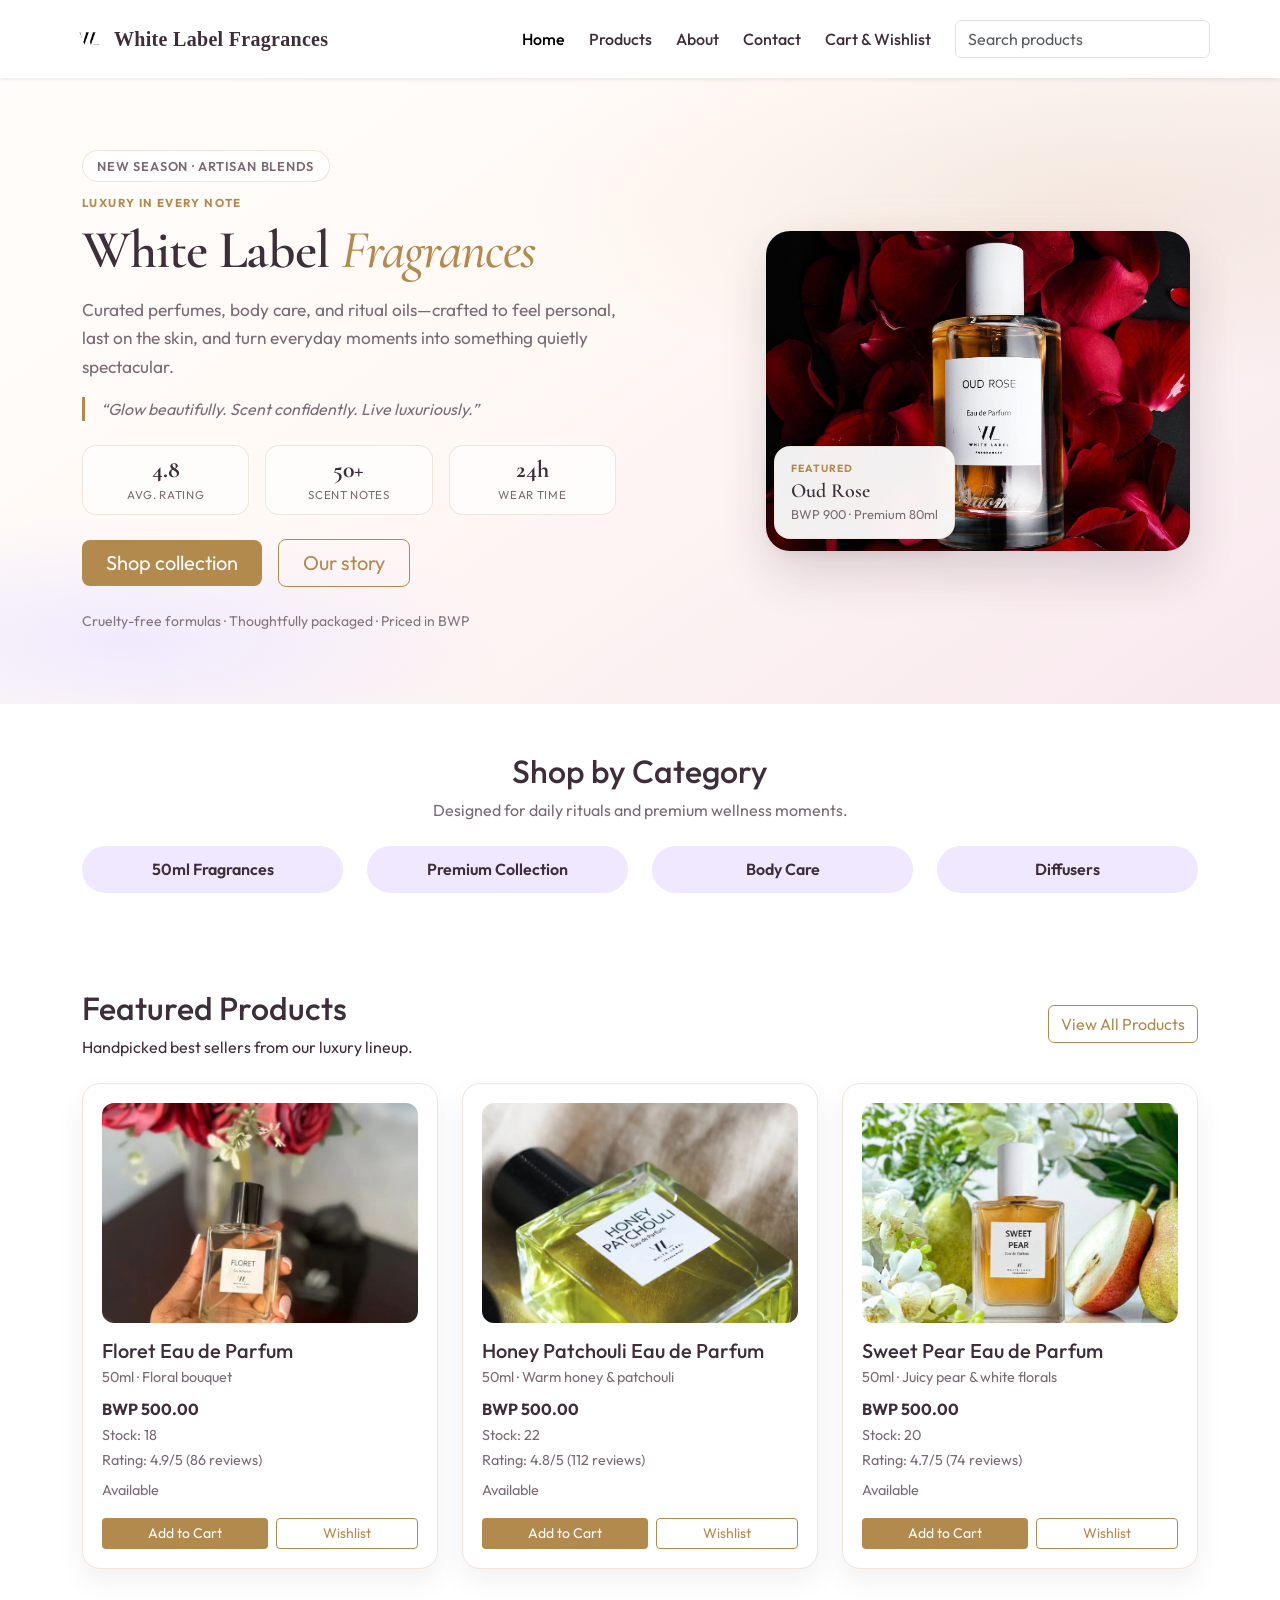
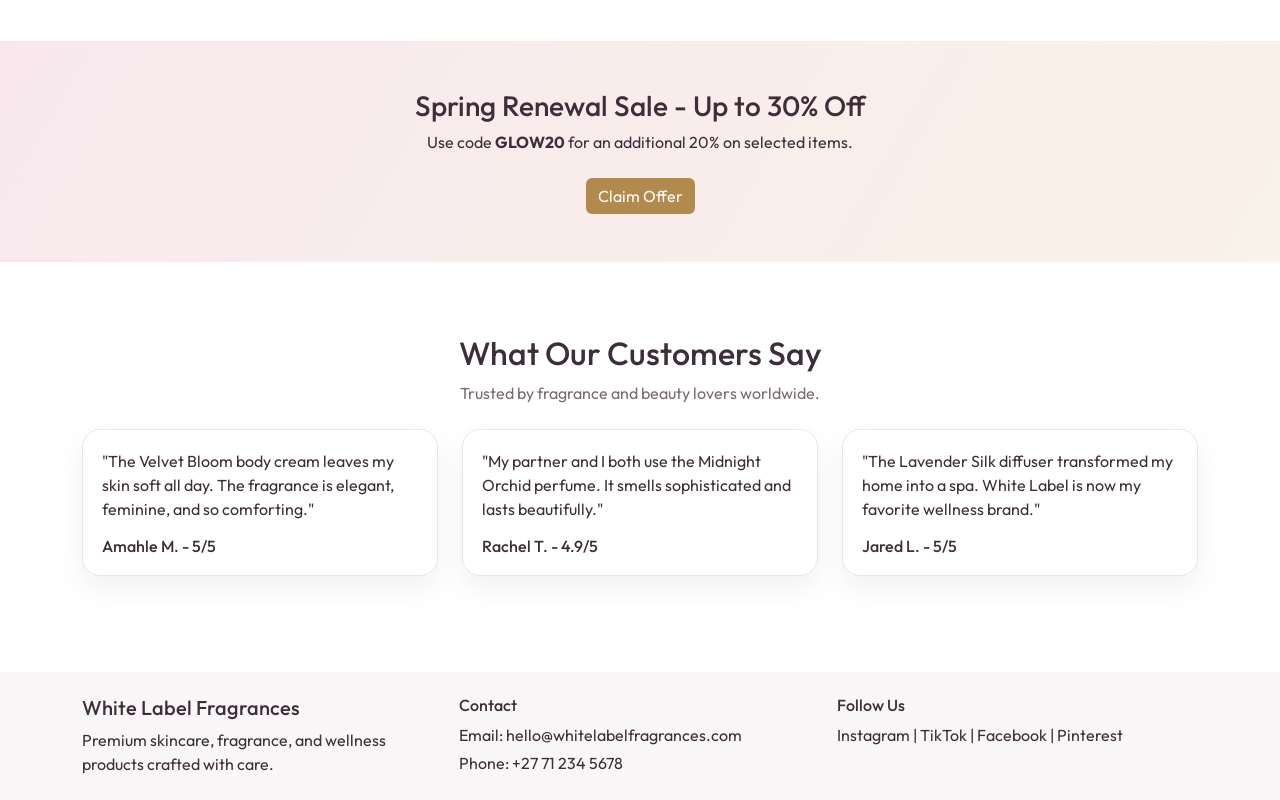
<file: index.html>
<!DOCTYPE html>
<html lang="en">
  <head>
    <meta charset="UTF-8" />
    <meta name="viewport" content="width=device-width, initial-scale=1.0" />
    <meta
      name="description"
      content="White Label Fragrances luxury skincare and fragrance e-commerce store"
    />
    <title>White Label Fragrances | Home</title>
    <link
      href="https://cdn.jsdelivr.net/npm/bootstrap@5.3.3/dist/css/bootstrap.min.css"
      rel="stylesheet"
      integrity="sha384-QWTKZyjpPEjISv5WaRU9OFeRpok6YctnYmDr5pNlyT2bRjXh0JMhjY6hW+ALEwIH"
      crossorigin="anonymous"
    />
    <link rel="preconnect" href="https://fonts.googleapis.com" />
    <link rel="preconnect" href="https://fonts.gstatic.com" crossorigin />
    <link
      href="https://fonts.googleapis.com/css2?family=Cormorant+Garamond:ital,wght@0,500;0,600;0,700;1,500&family=Outfit:wght@400;500;600&display=swap"
      rel="stylesheet"
    />
    <link rel="stylesheet" href="assets/css/styles.css" />
  </head>
  <body>
    <header class="sticky-top bg-white shadow-sm">
      <nav class="navbar navbar-expand-lg container py-3" aria-label="Main navigation">
        <a class="navbar-brand brand-logo" href="index.html"><img src="PICS/LOGO.jpeg" alt="" class="brand-logo-img" width="36" height="36" />White Label Fragrances</a>
        <button
          class="navbar-toggler"
          type="button"
          data-bs-toggle="collapse"
          data-bs-target="#mainNav"
          aria-controls="mainNav"
          aria-expanded="false"
          aria-label="Toggle navigation"
        >
          <span class="navbar-toggler-icon"></span>
        </button>

        <div class="collapse navbar-collapse" id="mainNav">
          <ul class="navbar-nav ms-auto me-lg-3 gap-lg-2">
            <li class="nav-item"><a class="nav-link active" href="index.html">Home</a></li>
            <li class="nav-item"><a class="nav-link" href="products.html">Products</a></li>
            <li class="nav-item"><a class="nav-link" href="about.html">About</a></li>
            <li class="nav-item"><a class="nav-link" href="contact.html">Contact</a></li>
            <li class="nav-item"><a class="nav-link" href="cart.html">Cart & Wishlist</a></li>
          </ul>
          <form class="d-flex" role="search" aria-label="Site search">
            <input class="form-control" id="globalSearch" type="search" placeholder="Search products" />
          </form>
        </div>
      </nav>
    </header>

    <main>
      <section class="hero-section" aria-labelledby="hero-heading">
        <div class="hero-bg" aria-hidden="true"></div>
        <div class="container hero-inner py-5">
          <div class="row align-items-center g-4 g-lg-5">
            <div class="col-lg-6 hero-copy">
              <span class="hero-eyebrow">New season · Artisan blends</span>
              <p class="text-uppercase hero-tag mb-2">Luxury in every note</p>
              <h1 id="hero-heading" class="hero-title">
                White Label <span class="hero-title-accent">Fragrances</span>
              </h1>
              <p class="hero-lead">
                Curated perfumes, body care, and ritual oils—crafted to feel personal, last on the
                skin, and turn everyday moments into something quietly spectacular.
              </p>
              <blockquote class="motto hero-motto">
                “Glow beautifully. Scent confidently. Live luxuriously.”
              </blockquote>
              <div class="hero-stats row g-3 mb-4" aria-label="Brand highlights">
                <div class="col-4">
                  <div class="hero-stat">
                    <span class="hero-stat-value">4.8</span>
                    <span class="hero-stat-label">Avg. rating</span>
                  </div>
                </div>
                <div class="col-4">
                  <div class="hero-stat">
                    <span class="hero-stat-value">50+</span>
                    <span class="hero-stat-label">Scent notes</span>
                  </div>
                </div>
                <div class="col-4">
                  <div class="hero-stat">
                    <span class="hero-stat-value">24h</span>
                    <span class="hero-stat-label">Wear time</span>
                  </div>
                </div>
              </div>
              <div class="d-flex gap-3 flex-wrap align-items-center justify-content-center justify-content-lg-start">
                <a class="btn btn-brand btn-lg px-4" href="products.html">Shop collection</a>
                <a class="btn btn-outline-brand btn-lg px-4" href="about.html">Our story</a>
              </div>
              <p class="hero-footnote small mt-4 mb-0">Cruelty-free formulas · Thoughtfully packaged · Priced in BWP</p>
            </div>
            <div class="col-lg-6">
              <div class="hero-visual">
                <div class="hero-visual-glow" aria-hidden="true"></div>
                <img
                  src="PICS/products/oud-rose.jpeg"
                  class="hero-image img-fluid"
                  alt="Oud Rose Eau de Parfum by White Label Fragrances"
                  width="800"
                  height="800"
                />
                <div class="hero-badge shadow">
                  <span class="hero-badge-label">Featured</span>
                  <span class="hero-badge-title">Oud Rose</span>
                  <span class="hero-badge-meta">BWP 900 · Premium 80ml</span>
                </div>
              </div>
            </div>
          </div>
        </div>
      </section>

      <section class="container py-5" id="categories">
        <div class="section-heading text-center mb-4">
          <h2>Shop by Category</h2>
          <p>Designed for daily rituals and premium wellness moments.</p>
        </div>
        <div class="row g-4">
          <div class="col-6 col-md-4 col-lg-3"><div class="category-pill">50ml Fragrances</div></div>
          <div class="col-6 col-md-4 col-lg-3"><div class="category-pill">Premium Collection</div></div>
          <div class="col-6 col-md-4 col-lg-3"><div class="category-pill">Body Care</div></div>
          <div class="col-6 col-md-4 col-lg-3"><div class="category-pill">Diffusers</div></div>
        </div>
      </section>

      <section class="container py-5">
        <div class="d-flex justify-content-between align-items-center mb-4 flex-wrap gap-2">
          <div>
            <h2>Featured Products</h2>
            <p class="mb-0">Handpicked best sellers from our luxury lineup.</p>
          </div>
          <a href="products.html" class="btn btn-outline-brand">View All Products</a>
        </div>
        <div class="row g-4" id="featuredProducts"></div>
      </section>

      <section class="promo-banner py-5 my-4">
        <div class="container text-center">
          <h3 class="mb-2">Spring Renewal Sale - Up to 30% Off</h3>
          <p class="mb-4">Use code <strong>GLOW20</strong> for an additional 20% on selected items.</p>
          <a href="products.html" class="btn btn-brand">Claim Offer</a>
        </div>
      </section>

      <section class="container py-5">
        <div class="section-heading text-center mb-4">
          <h2>What Our Customers Say</h2>
          <p>Trusted by fragrance and beauty lovers worldwide.</p>
        </div>
        <div class="row g-4">
          <div class="col-md-4">
            <article class="testimonial-card h-100">
              <p>
                "The Velvet Bloom body cream leaves my skin soft all day. The fragrance is elegant,
                feminine, and so comforting."
              </p>
              <h3 class="h6 mb-0">Amahle M. - 5/5</h3>
            </article>
          </div>
          <div class="col-md-4">
            <article class="testimonial-card h-100">
              <p>
                "My partner and I both use the Midnight Orchid perfume. It smells sophisticated and lasts beautifully."
              </p>
              <h3 class="h6 mb-0">Rachel T. - 4.9/5</h3>
            </article>
          </div>
          <div class="col-md-4">
            <article class="testimonial-card h-100">
              <p>
                "The Lavender Silk diffuser transformed my home into a spa. White Label is now my favorite wellness brand."
              </p>
              <h3 class="h6 mb-0">Jared L. - 5/5</h3>
            </article>
          </div>
        </div>
      </section>

      
    </main>

    <footer class="site-footer mt-5">
      <div class="container py-4">
        <div class="row g-3">
          <div class="col-md-4">
            <h2 class="h5">White Label Fragrances</h2>
            <p class="mb-0">Premium skincare, fragrance, and wellness products crafted with care.</p>
          </div>
          <div class="col-md-4">
            <h2 class="h6">Contact</h2>
            <p class="mb-1">Email: hello@whitelabelfragrances.com</p>
            <p class="mb-0">Phone: +27 71 234 5678</p>
          </div>
          <div class="col-md-4">
            <h2 class="h6">Follow Us</h2>
            <p class="mb-0">Instagram | TikTok | Facebook | Pinterest</p>
          </div>
        </div>
      </div>
    </footer>

    <script
      src="https://cdn.jsdelivr.net/npm/bootstrap@5.3.3/dist/js/bootstrap.bundle.min.js"
      integrity="sha384-YvpcrYf0tY3lHB60NNkmXc5s9fDVZLESaAA55NDzOxhy9GkcIdslK1eN7N6jIeHz"
      crossorigin="anonymous"
    ></script>
    <script src="assets/js/main.js"></script>
  </body>
</html>
</file>
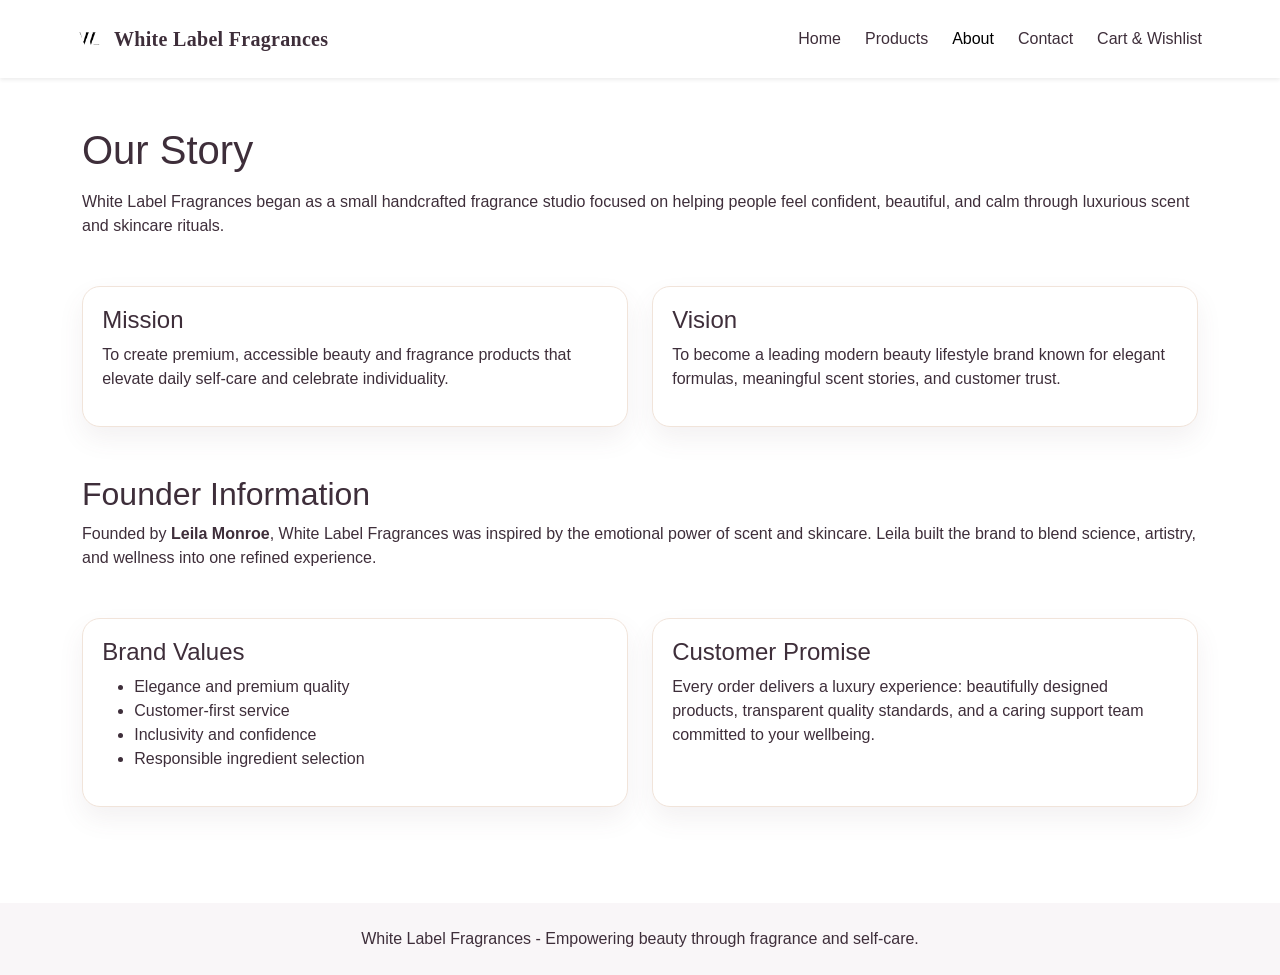
<file: about.html>
<!DOCTYPE html>
<html lang="en">
  <head>
    <meta charset="UTF-8" />
    <meta name="viewport" content="width=device-width, initial-scale=1.0" />
    <meta name="description" content="About White Label Fragrances" />
    <title>White Label Fragrances | About</title>
    <link href="https://cdn.jsdelivr.net/npm/bootstrap@5.3.3/dist/css/bootstrap.min.css" rel="stylesheet" crossorigin="anonymous" />
    <link rel="stylesheet" href="assets/css/styles.css" />
  </head>
  <body>
    <header class="sticky-top bg-white shadow-sm">
      <nav class="navbar navbar-expand-lg container py-3" aria-label="Main navigation">
        <a class="navbar-brand brand-logo" href="index.html"><img src="PICS/LOGO.jpeg" alt="" class="brand-logo-img" width="36" height="36" />White Label Fragrances</a>
        <button class="navbar-toggler" type="button" data-bs-toggle="collapse" data-bs-target="#mainNav">
          <span class="navbar-toggler-icon"></span>
        </button>
        <div class="collapse navbar-collapse" id="mainNav">
          <ul class="navbar-nav ms-auto gap-lg-2">
            <li class="nav-item"><a class="nav-link" href="index.html">Home</a></li>
            <li class="nav-item"><a class="nav-link" href="products.html">Products</a></li>
            <li class="nav-item"><a class="nav-link active" href="about.html">About</a></li>
            <li class="nav-item"><a class="nav-link" href="contact.html">Contact</a></li>
            <li class="nav-item"><a class="nav-link" href="cart.html">Cart & Wishlist</a></li>
          </ul>
        </div>
      </nav>
    </header>

    <main class="container py-5">
      <section class="mb-5">
        <h1 class="mb-3">Our Story</h1>
        <p>
          White Label Fragrances began as a small handcrafted fragrance studio focused on helping people feel confident,
          beautiful, and calm through luxurious scent and skincare rituals.
        </p>
      </section>

      <section class="row g-4 mb-5">
        <div class="col-md-6">
          <article class="info-card h-100">
            <h2 class="h4">Mission</h2>
            <p>
              To create premium, accessible beauty and fragrance products that elevate daily self-care and celebrate individuality.
            </p>
          </article>
        </div>
        <div class="col-md-6">
          <article class="info-card h-100">
            <h2 class="h4">Vision</h2>
            <p>
              To become a leading modern beauty lifestyle brand known for elegant formulas, meaningful scent stories, and customer trust.
            </p>
          </article>
        </div>
      </section>

      <section class="mb-5">
        <h2>Founder Information</h2>
        <p>
          Founded by <strong>Leila Monroe</strong>, White Label Fragrances was inspired by the emotional power of scent and
          skincare. Leila built the brand to blend science, artistry, and wellness into one refined experience.
        </p>
      </section>

      <section class="row g-4">
        <div class="col-md-6">
          <article class="info-card h-100">
            <h2 class="h4">Brand Values</h2>
            <ul>
              <li>Elegance and premium quality</li>
              <li>Customer-first service</li>
              <li>Inclusivity and confidence</li>
              <li>Responsible ingredient selection</li>
            </ul>
          </article>
        </div>
        <div class="col-md-6">
          <article class="info-card h-100">
            <h2 class="h4">Customer Promise</h2>
            <p>
              Every order delivers a luxury experience: beautifully designed products, transparent quality standards,
              and a caring support team committed to your wellbeing.
            </p>
          </article>
        </div>
      </section>
    </main>

    <footer class="site-footer mt-5">
      <div class="container py-4 text-center">
        <p class="mb-0">White Label Fragrances - Empowering beauty through fragrance and self-care.</p>
      </div>
    </footer>

    <script src="https://cdn.jsdelivr.net/npm/bootstrap@5.3.3/dist/js/bootstrap.bundle.min.js" crossorigin="anonymous"></script>
    <script src="assets/js/main.js"></script>
  </body>
</html>
</file>
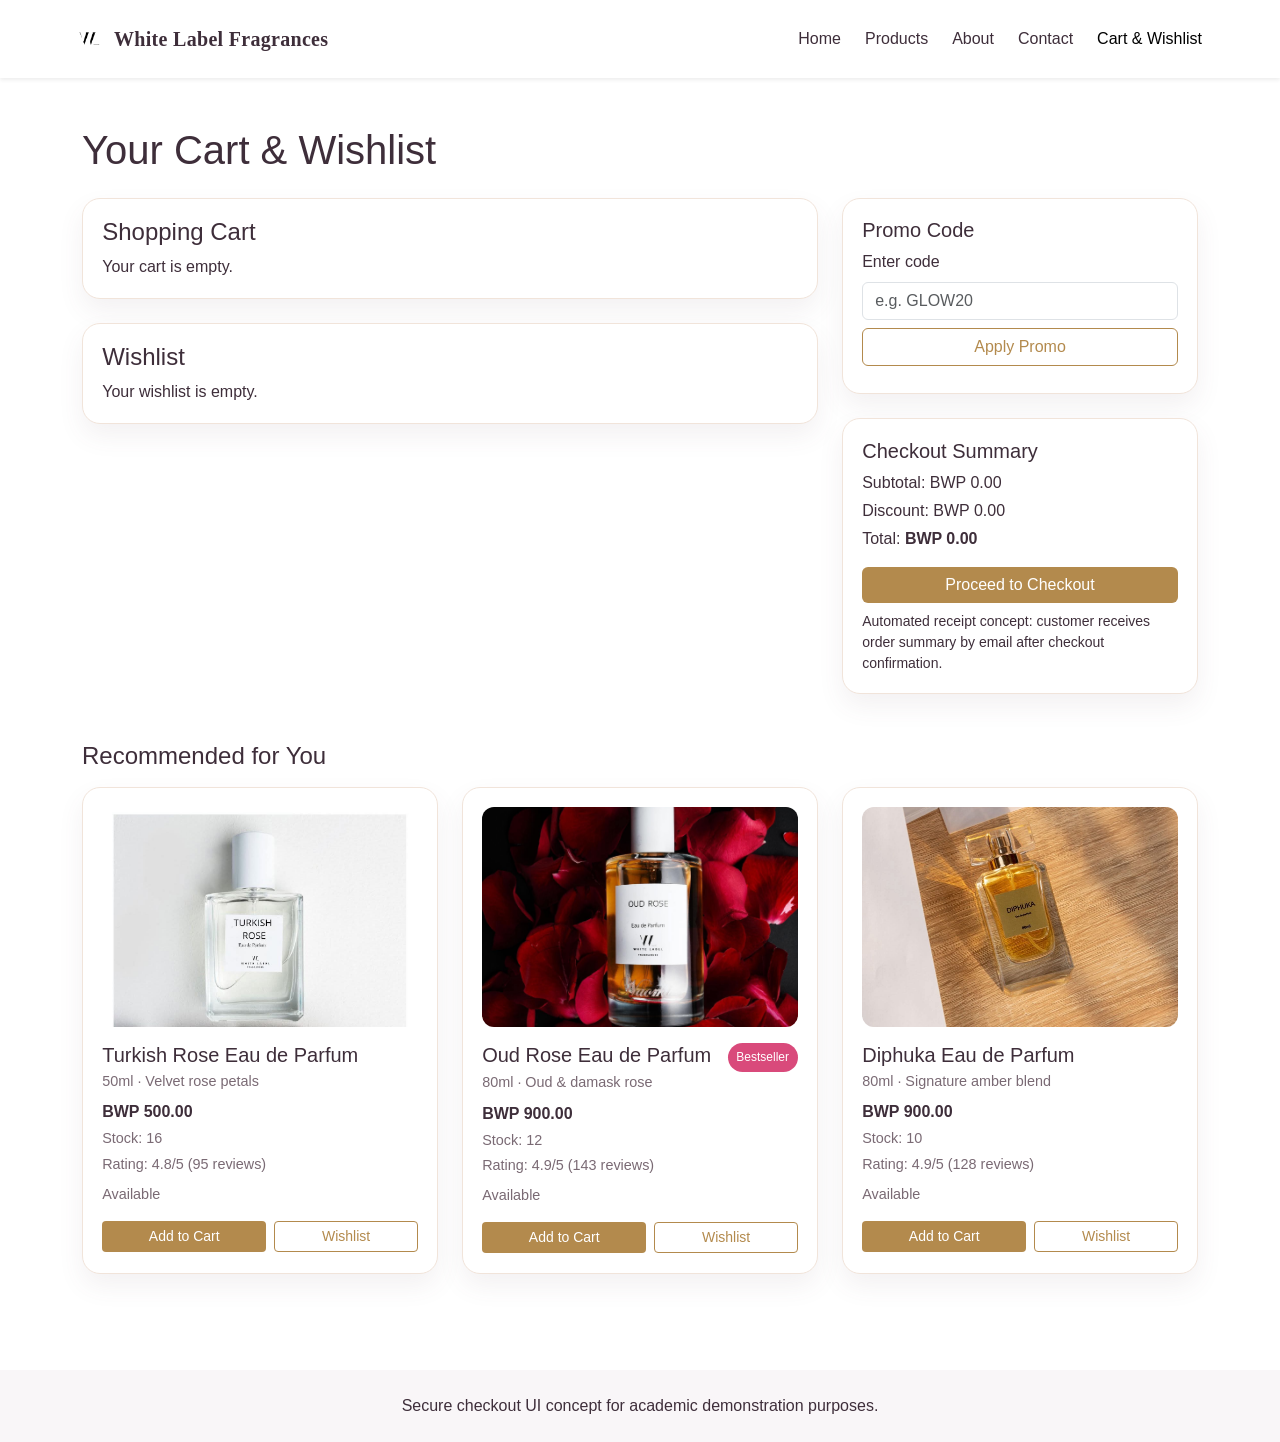
<file: cart.html>
<!DOCTYPE html>
<html lang="en">
  <head>
    <meta charset="UTF-8" />
    <meta name="viewport" content="width=device-width, initial-scale=1.0" />
    <meta name="description" content="Shopping cart and wishlist" />
    <title>White Label Fragrances | Cart & Wishlist</title>
    <link href="https://cdn.jsdelivr.net/npm/bootstrap@5.3.3/dist/css/bootstrap.min.css" rel="stylesheet" crossorigin="anonymous" />
    <link rel="stylesheet" href="assets/css/styles.css" />
  </head>
  <body>
    <header class="sticky-top bg-white shadow-sm">
      <nav class="navbar navbar-expand-lg container py-3" aria-label="Main navigation">
        <a class="navbar-brand brand-logo" href="index.html"><img src="PICS/LOGO.jpeg" alt="" class="brand-logo-img" width="36" height="36" />White Label Fragrances</a>
        <button class="navbar-toggler" type="button" data-bs-toggle="collapse" data-bs-target="#mainNav">
          <span class="navbar-toggler-icon"></span>
        </button>
        <div class="collapse navbar-collapse" id="mainNav">
          <ul class="navbar-nav ms-auto gap-lg-2">
            <li class="nav-item"><a class="nav-link" href="index.html">Home</a></li>
            <li class="nav-item"><a class="nav-link" href="products.html">Products</a></li>
            <li class="nav-item"><a class="nav-link" href="about.html">About</a></li>
            <li class="nav-item"><a class="nav-link" href="contact.html">Contact</a></li>
            <li class="nav-item"><a class="nav-link active" href="cart.html">Cart & Wishlist</a></li>
          </ul>
        </div>
      </nav>
    </header>

    <main class="container py-5">
      <h1 class="mb-4">Your Cart & Wishlist</h1>
      <div class="row g-4">
        <div class="col-lg-8">
          <section class="info-card mb-4">
            <h2 class="h4">Shopping Cart</h2>
            <div id="cartItems"></div>
          </section>

          <section class="info-card">
            <h2 class="h4">Wishlist</h2>
            <div id="wishlistItems"></div>
          </section>
        </div>

        <div class="col-lg-4">
          <section class="info-card mb-4">
            <h2 class="h5">Promo Code</h2>
            <label for="promoCode" class="form-label">Enter code</label>
            <input type="text" id="promoCode" class="form-control mb-2" placeholder="e.g. GLOW20" />
            <button id="applyPromo" class="btn btn-outline-brand w-100" type="button">Apply Promo</button>
            <p id="promoMessage" class="small mt-2 mb-0" aria-live="polite"></p>
          </section>

          <section class="info-card">
            <h2 class="h5">Checkout Summary</h2>
            <p class="mb-1">Subtotal: <span id="subtotalValue">BWP 0.00</span></p>
            <p class="mb-1">Discount: <span id="discountValue">BWP 0.00</span></p>
            <p class="mb-3">Total: <strong id="totalValue">BWP 0.00</strong></p>
            <button class="btn btn-brand w-100" id="checkoutBtn" type="button">Proceed to Checkout</button>
            <p class="small mt-2 mb-0">Automated receipt concept: customer receives order summary by email after checkout confirmation.</p>
          </section>
        </div>
      </div>

      <section class="mt-5">
        <h2 class="h4 mb-3">Recommended for You</h2>
        <div class="row g-4" id="recommendations"></div>
      </section>
    </main>

    <footer class="site-footer mt-5">
      <div class="container py-4 text-center">
        <p class="mb-0">Secure checkout UI concept for academic demonstration purposes.</p>
      </div>
    </footer>

    <script src="https://cdn.jsdelivr.net/npm/bootstrap@5.3.3/dist/js/bootstrap.bundle.min.js" crossorigin="anonymous"></script>
    <script src="assets/js/main.js"></script>
  </body>
</html>
</file>
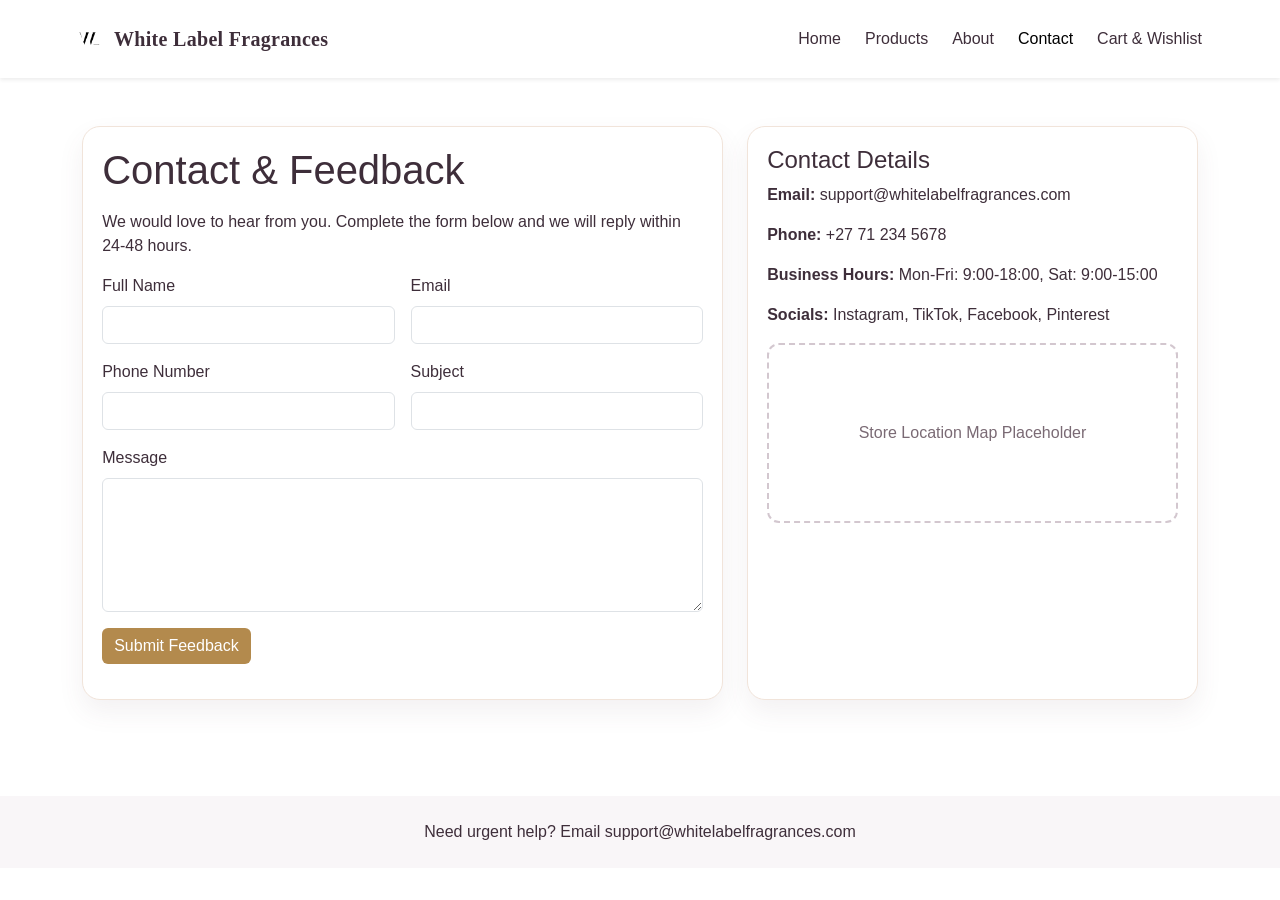
<file: contact.html>
<!DOCTYPE html>
<html lang="en">
  <head>
    <meta charset="UTF-8" />
    <meta name="viewport" content="width=device-width, initial-scale=1.0" />
    <meta name="description" content="Contact White Label Fragrances" />
    <title>White Label Fragrances | Contact</title>
    <link href="https://cdn.jsdelivr.net/npm/bootstrap@5.3.3/dist/css/bootstrap.min.css" rel="stylesheet" crossorigin="anonymous" />
    <link rel="stylesheet" href="assets/css/styles.css" />
  </head>
  <body>
    <header class="sticky-top bg-white shadow-sm">
      <nav class="navbar navbar-expand-lg container py-3" aria-label="Main navigation">
        <a class="navbar-brand brand-logo" href="index.html"><img src="PICS/LOGO.jpeg" alt="" class="brand-logo-img" width="36" height="36" />White Label Fragrances</a>
        <button class="navbar-toggler" type="button" data-bs-toggle="collapse" data-bs-target="#mainNav">
          <span class="navbar-toggler-icon"></span>
        </button>
        <div class="collapse navbar-collapse" id="mainNav">
          <ul class="navbar-nav ms-auto gap-lg-2">
            <li class="nav-item"><a class="nav-link" href="index.html">Home</a></li>
            <li class="nav-item"><a class="nav-link" href="products.html">Products</a></li>
            <li class="nav-item"><a class="nav-link" href="about.html">About</a></li>
            <li class="nav-item"><a class="nav-link active" href="contact.html">Contact</a></li>
            <li class="nav-item"><a class="nav-link" href="cart.html">Cart & Wishlist</a></li>
          </ul>
        </div>
      </nav>
    </header>

    <main class="container py-5">
      <div class="row g-4">
        <div class="col-lg-7">
          <section class="info-card">
            <h1 class="mb-3">Contact & Feedback</h1>
            <p>We would love to hear from you. Complete the form below and we will reply within 24-48 hours.</p>

            <form id="contactForm" novalidate>
              <div class="row g-3">
                <div class="col-md-6">
                  <label for="name" class="form-label">Full Name</label>
                  <input id="name" name="name" type="text" class="form-control" required />
                </div>
                <div class="col-md-6">
                  <label for="email" class="form-label">Email</label>
                  <input id="email" name="email" type="email" class="form-control" required />
                </div>
                <div class="col-md-6">
                  <label for="phone" class="form-label">Phone Number</label>
                  <input id="phone" name="phone" type="tel" class="form-control" pattern="[0-9+\-\s]{7,15}" required />
                </div>
                <div class="col-md-6">
                  <label for="subject" class="form-label">Subject</label>
                  <input id="subject" name="subject" type="text" class="form-control" required />
                </div>
                <div class="col-12">
                  <label for="message" class="form-label">Message</label>
                  <textarea id="message" name="message" class="form-control" rows="5" required></textarea>
                </div>
                <div class="col-12">
                  <button class="btn btn-brand" type="submit">Submit Feedback</button>
                </div>
              </div>
              <p id="formMessage" class="small mt-3" aria-live="polite"></p>
            </form>
          </section>
        </div>

        <div class="col-lg-5">
          <section class="info-card h-100">
            <h2 class="h4">Contact Details</h2>
            <p><strong>Email:</strong> support@whitelabelfragrances.com</p>
            <p><strong>Phone:</strong> +27 71 234 5678</p>
            <p><strong>Business Hours:</strong> Mon-Fri: 9:00-18:00, Sat: 9:00-15:00</p>
            <p><strong>Socials:</strong> Instagram, TikTok, Facebook, Pinterest</p>
            <div class="map-placeholder" role="img" aria-label="Map placeholder for store location">
              Store Location Map Placeholder
            </div>
          </section>
        </div>
      </div>
    </main>

    <footer class="site-footer mt-5">
      <div class="container py-4 text-center">
        <p class="mb-0">Need urgent help? Email support@whitelabelfragrances.com</p>
      </div>
    </footer>

    <script src="https://cdn.jsdelivr.net/npm/bootstrap@5.3.3/dist/js/bootstrap.bundle.min.js" crossorigin="anonymous"></script>
    <script src="assets/js/main.js"></script>
  </body>
</html>
</file>
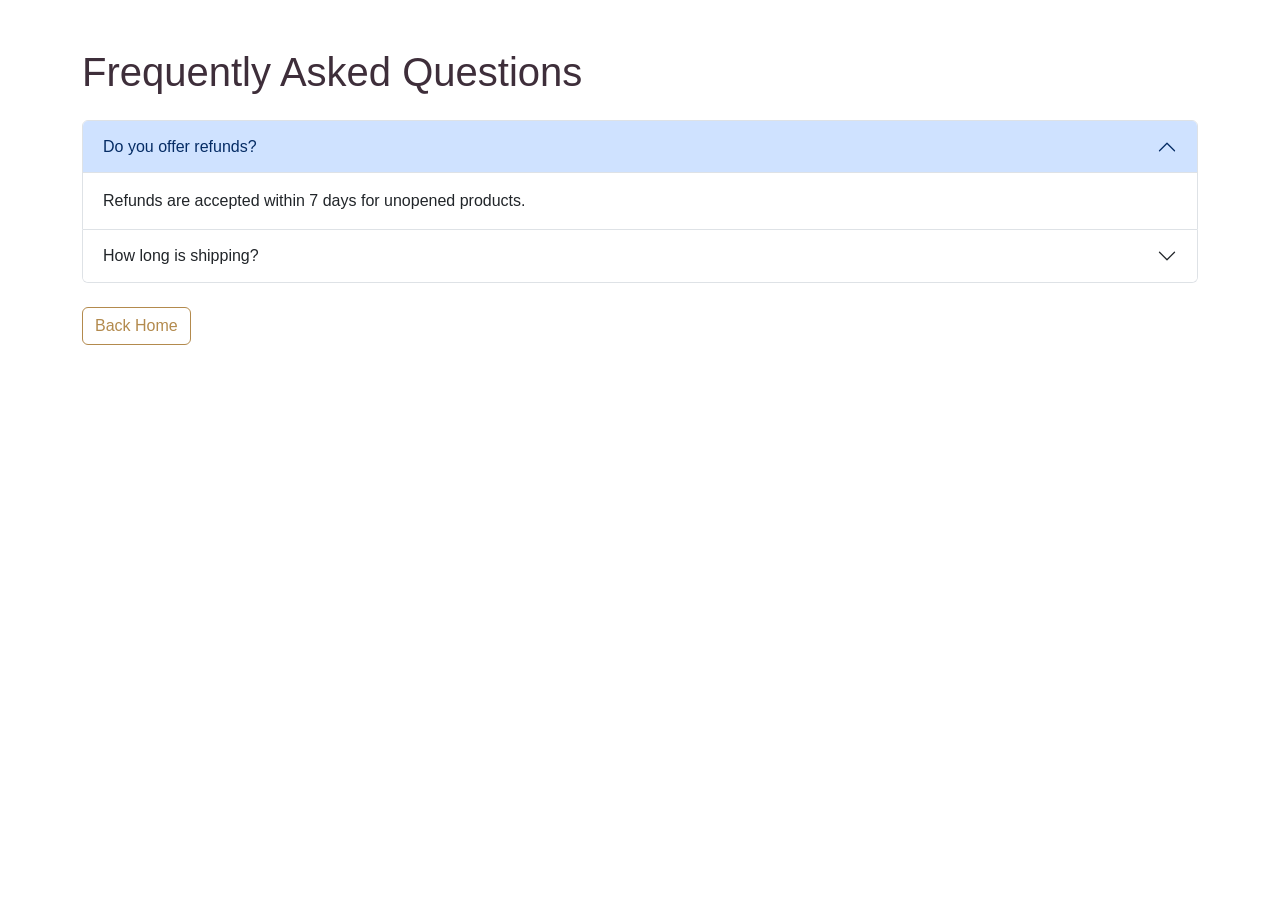
<file: faq.html>
<!DOCTYPE html>
<html lang="en">
  <head>
    <meta charset="UTF-8" />
    <meta name="viewport" content="width=device-width, initial-scale=1.0" />
    <title>White Label Fragrances | FAQ</title>
    <link href="https://cdn.jsdelivr.net/npm/bootstrap@5.3.3/dist/css/bootstrap.min.css" rel="stylesheet" crossorigin="anonymous" />
    <link rel="stylesheet" href="assets/css/styles.css" />
  </head>
  <body>
    <main class="container py-5">
      <h1 class="mb-4">Frequently Asked Questions</h1>
      <div class="accordion" id="faqAccordion">
        <div class="accordion-item">
          <h2 class="accordion-header"><button class="accordion-button" data-bs-toggle="collapse" data-bs-target="#q1">Do you offer refunds?</button></h2>
          <div id="q1" class="accordion-collapse collapse show" data-bs-parent="#faqAccordion"><div class="accordion-body">Refunds are accepted within 7 days for unopened products.</div></div>
        </div>
        <div class="accordion-item">
          <h2 class="accordion-header"><button class="accordion-button collapsed" data-bs-toggle="collapse" data-bs-target="#q2">How long is shipping?</button></h2>
          <div id="q2" class="accordion-collapse collapse" data-bs-parent="#faqAccordion"><div class="accordion-body">Standard delivery is 2-5 business days.</div></div>
        </div>
      </div>
      <a href="index.html" class="btn btn-outline-brand mt-4">Back Home</a>
    </main>
    <script src="https://cdn.jsdelivr.net/npm/bootstrap@5.3.3/dist/js/bootstrap.bundle.min.js" crossorigin="anonymous"></script>
  </body>
</html>
</file>
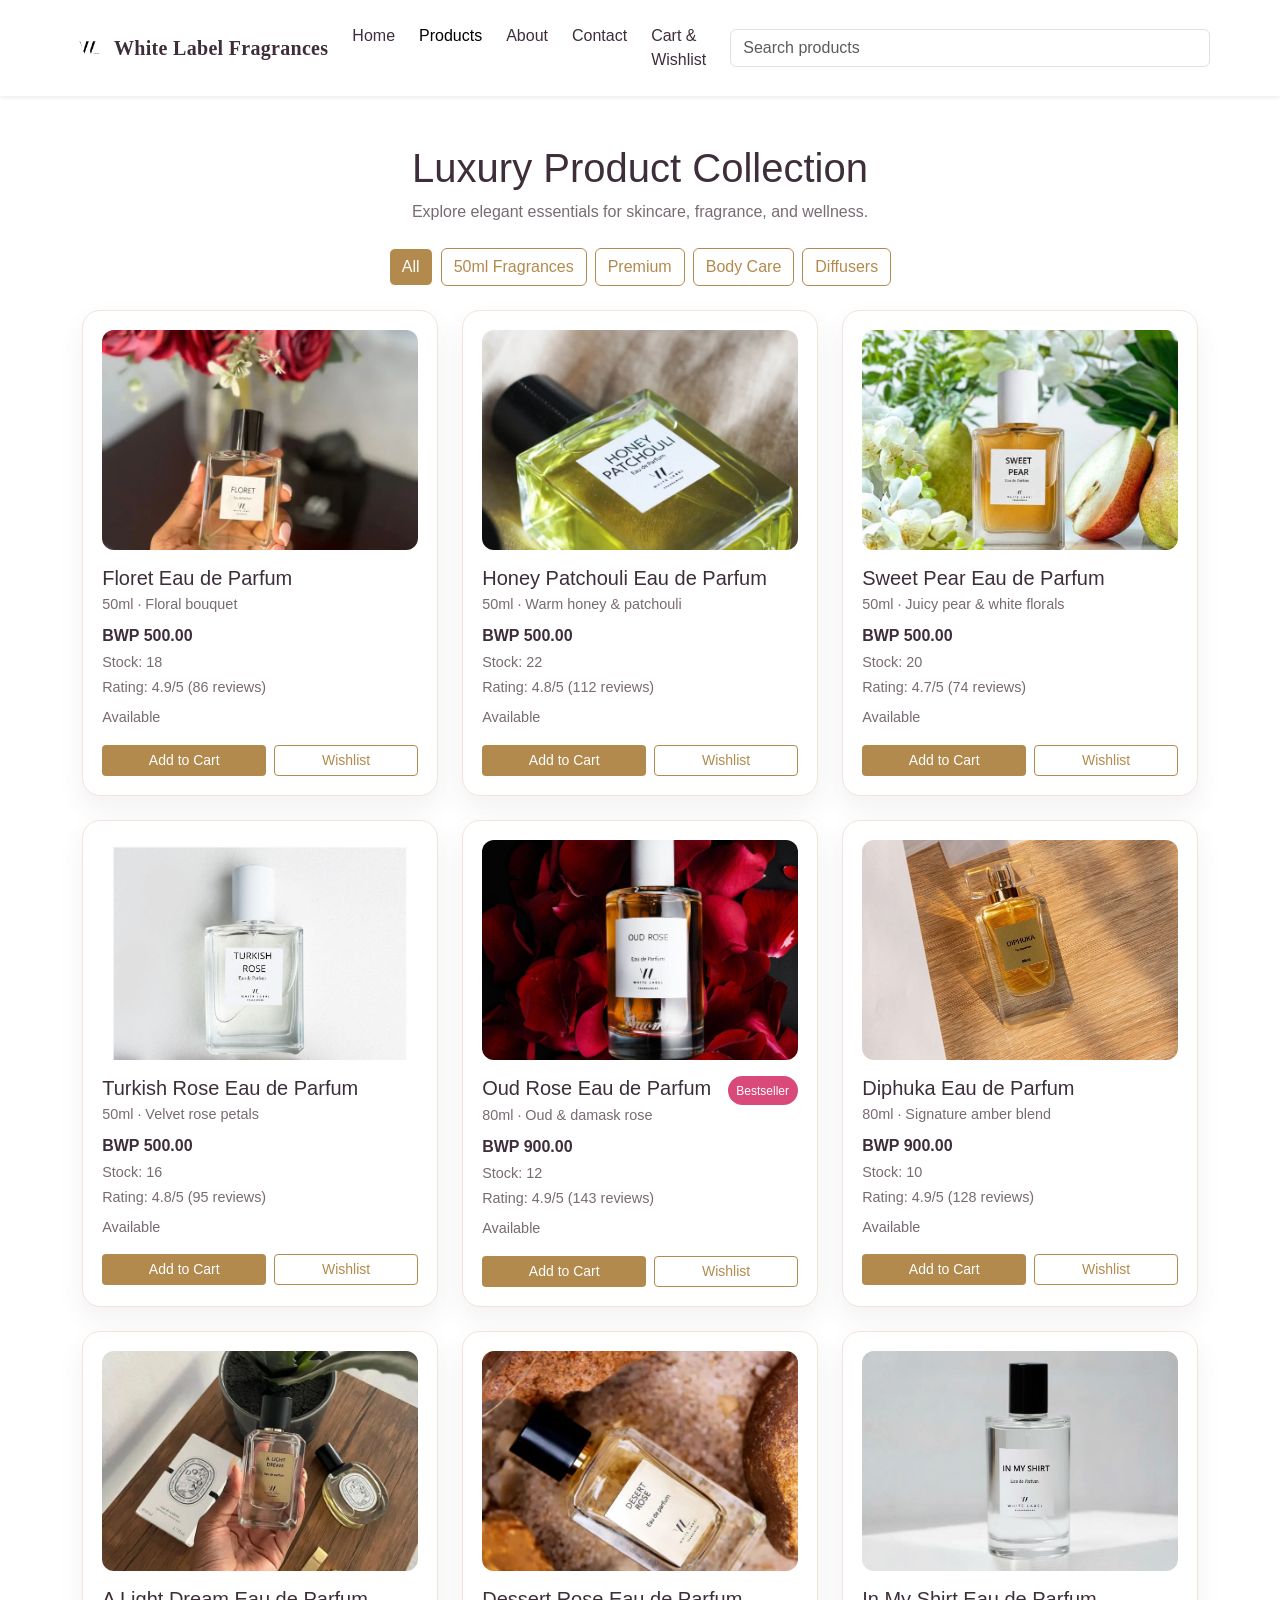
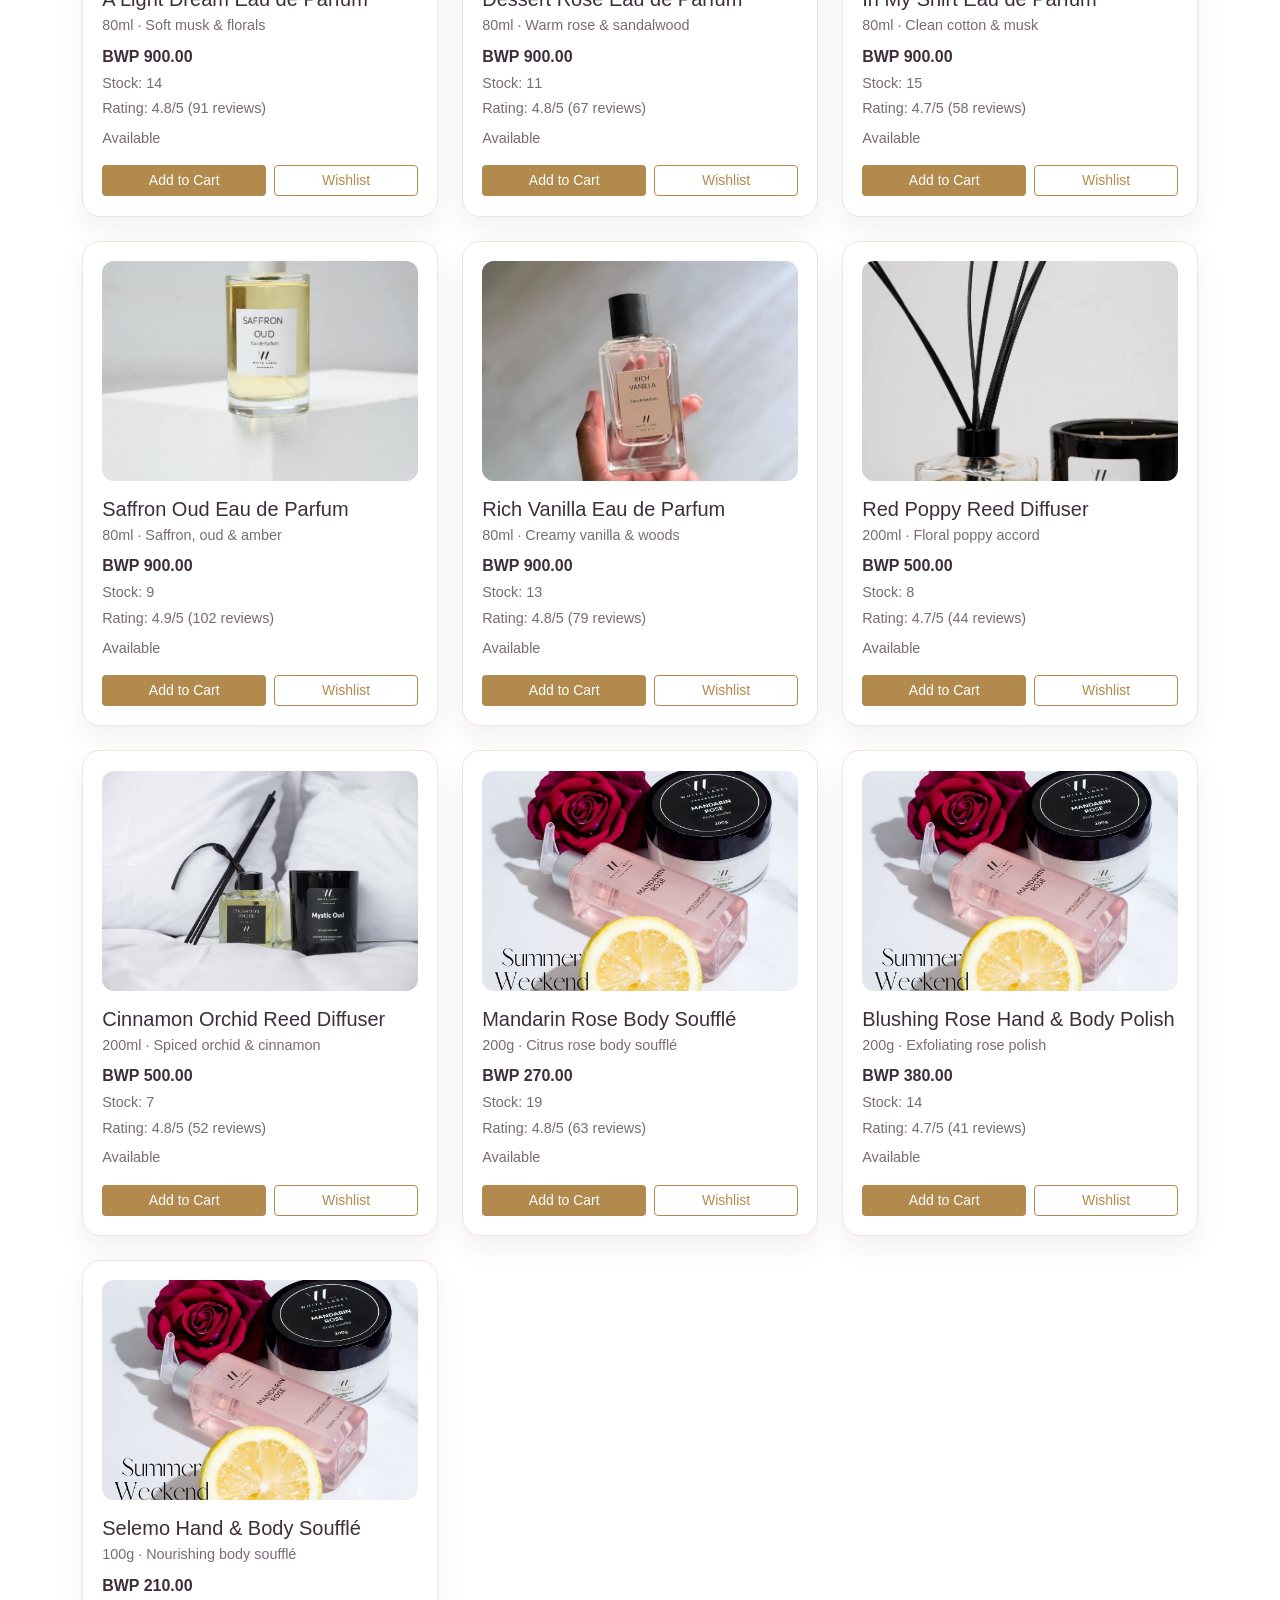
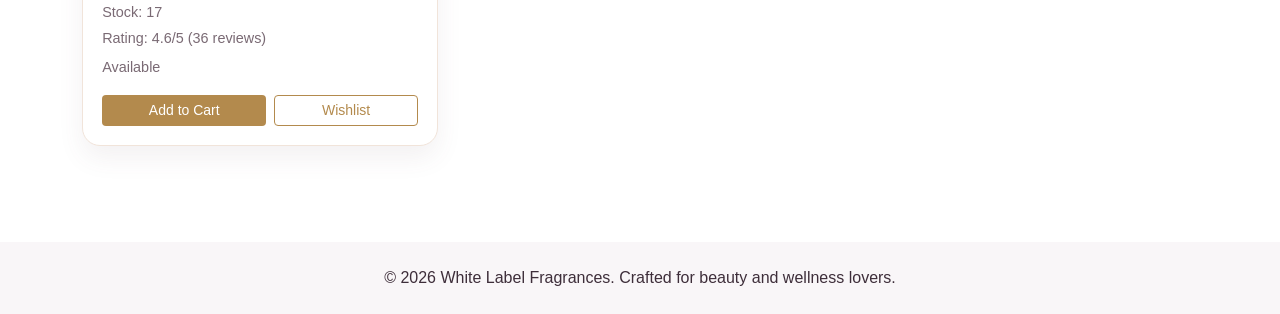
<file: products.html>
<!DOCTYPE html>
<html lang="en">
  <head>
    <meta charset="UTF-8" />
    <meta name="viewport" content="width=device-width, initial-scale=1.0" />
    <meta name="description" content="Browse premium skincare and fragrance products" />
    <title>White Label Fragrances | Products</title>
    <link
      href="https://cdn.jsdelivr.net/npm/bootstrap@5.3.3/dist/css/bootstrap.min.css"
      rel="stylesheet"
      crossorigin="anonymous"
    />
    <link rel="stylesheet" href="assets/css/styles.css" />
  </head>
  <body>
    <header class="sticky-top bg-white shadow-sm">
      <nav class="navbar navbar-expand-lg container py-3" aria-label="Main navigation">
        <a class="navbar-brand brand-logo" href="index.html"><img src="PICS/LOGO.jpeg" alt="" class="brand-logo-img" width="36" height="36" />White Label Fragrances</a>
        <button class="navbar-toggler" type="button" data-bs-toggle="collapse" data-bs-target="#mainNav">
          <span class="navbar-toggler-icon"></span>
        </button>
        <div class="collapse navbar-collapse" id="mainNav">
          <ul class="navbar-nav ms-auto me-lg-3 gap-lg-2">
            <li class="nav-item"><a class="nav-link" href="index.html">Home</a></li>
            <li class="nav-item"><a class="nav-link active" href="products.html">Products</a></li>
            <li class="nav-item"><a class="nav-link" href="about.html">About</a></li>
            <li class="nav-item"><a class="nav-link" href="contact.html">Contact</a></li>
            <li class="nav-item"><a class="nav-link" href="cart.html">Cart & Wishlist</a></li>
          </ul>
          <input class="form-control" id="globalSearch" type="search" placeholder="Search products" />
        </div>
      </nav>
    </header>

    <main class="container py-5">
      <div class="section-heading text-center mb-4">
        <h1>Luxury Product Collection</h1>
        <p>Explore elegant essentials for skincare, fragrance, and wellness.</p>
      </div>

      <nav aria-label="Product categories" class="mb-4">
        <div class="d-flex gap-2 flex-wrap justify-content-center">
          <button class="btn btn-outline-brand category-filter active" data-category="all">All</button>
          <button class="btn btn-outline-brand category-filter" data-category="50ml Fragrances">50ml Fragrances</button>
          <button class="btn btn-outline-brand category-filter" data-category="Premium Collection">Premium</button>
          <button class="btn btn-outline-brand category-filter" data-category="Body Care">Body Care</button>
          <button class="btn btn-outline-brand category-filter" data-category="Diffusers">Diffusers</button>
        </div>
      </nav>

      <section class="row g-4" id="productGrid" aria-live="polite"></section>
    </main>

    <footer class="site-footer mt-5">
      <div class="container py-4 text-center">
        <p class="mb-0">&copy; 2026 White Label Fragrances. Crafted for beauty and wellness lovers.</p>
      </div>
    </footer>

    <script src="https://cdn.jsdelivr.net/npm/bootstrap@5.3.3/dist/js/bootstrap.bundle.min.js" crossorigin="anonymous"></script>
    <script src="assets/js/main.js"></script>
  </body>
</html>
</file>
<file: assets/css/styles.css>
:root {
  --brand-cream: #fff9f5;
  --brand-blush: #f8e8ee;
  --brand-lavender: #efe8ff;
  --brand-gold: #b38a4d;
  --brand-text: #3e2e3a;
  --brand-muted: #7a6a74;
}

html {
  scroll-behavior: smooth;
}

body {
  font-family: "Outfit", "Segoe UI", Tahoma, Geneva, Verdana, sans-serif;
  color: var(--brand-text);
  background: #ffffff;
}

.brand-logo {
  display: inline-flex;
  align-items: center;
  gap: 0.5rem;
  font-family: Georgia, "Times New Roman", serif;
  font-weight: 700;
  color: var(--brand-text);
  letter-spacing: 0.3px;
}

.brand-logo-img {
  height: 36px;
  width: auto;
}

.nav-link {
  color: var(--brand-text);
  font-weight: 500;
}

.nav-link.active,
.nav-link:hover {
  color: var(--brand-gold);
}

.hero-section {
  position: relative;
  overflow: hidden;
  background: linear-gradient(145deg, #fffdfb 0%, var(--brand-cream) 42%, var(--brand-blush) 100%);
}

.hero-bg {
  position: absolute;
  inset: 0;
  background:
    radial-gradient(ellipse 80% 55% at 85% 20%, rgba(179, 138, 77, 0.12), transparent 55%),
    radial-gradient(ellipse 60% 40% at 10% 90%, rgba(239, 232, 255, 0.9), transparent 50%);
  pointer-events: none;
}

.hero-inner {
  position: relative;
  z-index: 1;
}

@media (min-width: 992px) {
  .hero-inner {
    padding-top: 4.5rem !important;
    padding-bottom: 4.5rem !important;
  }
}

.hero-eyebrow {
  display: inline-block;
  font-size: 0.8rem;
  font-weight: 600;
  letter-spacing: 0.06em;
  text-transform: uppercase;
  color: var(--brand-muted);
  background: rgba(255, 255, 255, 0.72);
  border: 1px solid rgba(179, 138, 77, 0.22);
  border-radius: 999px;
  padding: 0.35rem 0.9rem;
  margin-bottom: 0.75rem;
}

.hero-tag {
  color: var(--brand-gold);
  font-weight: 700;
  letter-spacing: 0.12em;
  font-size: 0.72rem;
}

.hero-title {
  font-family: "Cormorant Garamond", Georgia, "Times New Roman", serif;
  font-weight: 600;
  font-size: clamp(2.35rem, 5vw, 3.35rem);
  line-height: 1.12;
  letter-spacing: -0.02em;
  color: var(--brand-text);
  margin-bottom: 1rem;
}

.hero-title-accent {
  color: var(--brand-gold);
  font-style: italic;
  font-weight: 500;
}

.hero-lead {
  font-size: 1.08rem;
  line-height: 1.65;
  color: var(--brand-muted);
  max-width: 34rem;
  margin-bottom: 1rem;
}

.hero-motto {
  border-left: 3px solid var(--brand-gold);
  padding-left: 1rem;
  margin: 0 0 1.5rem;
}

.hero-stat {
  background: rgba(255, 255, 255, 0.65);
  border: 1px solid rgba(241, 228, 218, 0.95);
  border-radius: 14px;
  padding: 0.65rem 0.5rem;
  text-align: center;
}

.hero-stat-value {
  display: block;
  font-family: "Cormorant Garamond", Georgia, serif;
  font-size: 1.5rem;
  font-weight: 700;
  color: var(--brand-text);
  line-height: 1.1;
}

.hero-stat-label {
  display: block;
  font-size: 0.72rem;
  text-transform: uppercase;
  letter-spacing: 0.06em;
  color: var(--brand-muted);
  margin-top: 0.2rem;
}

.hero-footnote {
  color: var(--brand-muted);
  opacity: 0.92;
}

.hero-visual {
  position: relative;
  padding: 0.5rem;
  max-width: min(100%, 440px);
  margin-inline: auto;
}

@media (min-width: 992px) {
  .hero-visual {
    margin-left: auto;
    margin-right: 0;
  }
}

.hero-visual-glow {
  position: absolute;
  inset: 10% 5% 5% 10%;
  background: linear-gradient(135deg, rgba(179, 138, 77, 0.25), rgba(239, 232, 255, 0.5));
  border-radius: 28px;
  filter: blur(28px);
  z-index: 0;
}

.hero-image {
  position: relative;
  z-index: 1;
  display: block;
  width: 100%;
  max-height: 260px;
  object-fit: cover;
  object-position: center 40%;
  border-radius: 24px;
  box-shadow:
    0 24px 48px rgba(62, 46, 58, 0.14),
    0 0 0 1px rgba(255, 255, 255, 0.8) inset;
}

@media (min-width: 576px) {
  .hero-image {
    max-height: 300px;
  }
}

@media (min-width: 992px) {
  .hero-image {
    max-height: 320px;
  }
}

.hero-badge {
  position: absolute;
  z-index: 2;
  left: 1rem;
  bottom: 1.25rem;
  right: auto;
  max-width: min(220px, 88%);
  background: rgba(255, 255, 255, 0.94);
  backdrop-filter: blur(10px);
  border-radius: 16px;
  padding: 0.85rem 1rem;
  border: 1px solid rgba(241, 228, 218, 0.9);
}

.hero-badge-label {
  display: block;
  font-size: 0.65rem;
  font-weight: 700;
  text-transform: uppercase;
  letter-spacing: 0.1em;
  color: var(--brand-gold);
  margin-bottom: 0.15rem;
}

.hero-badge-title {
  display: block;
  font-family: "Cormorant Garamond", Georgia, serif;
  font-size: 1.25rem;
  font-weight: 600;
  line-height: 1.2;
  color: var(--brand-text);
}

.hero-badge-meta {
  display: block;
  font-size: 0.8rem;
  color: var(--brand-muted);
  margin-top: 0.15rem;
}

.motto {
  font-style: italic;
  color: var(--brand-muted);
}

.section-heading p {
  color: var(--brand-muted);
}

.btn-brand {
  background-color: var(--brand-gold);
  color: #fff;
  border: none;
}

.btn-brand:hover {
  background-color: #9b753f;
  color: #fff;
}

.btn-outline-brand {
  border: 1px solid var(--brand-gold);
  color: var(--brand-gold);
}

.btn-outline-brand:hover,
.category-filter.active {
  background-color: var(--brand-gold);
  color: #fff;
}

.category-pill {
  background-color: var(--brand-lavender);
  border-radius: 30px;
  padding: 0.7rem 1rem;
  text-align: center;
  font-weight: 600;
  transition: transform 0.25s ease;
}

.category-pill:hover {
  transform: translateY(-4px);
}

.product-card,
.info-card,
.testimonial-card,
.newsletter-card {
  background: #fff;
  border-radius: 18px;
  border: 1px solid #f1e4da;
  padding: 1.2rem;
  box-shadow: 0 12px 26px rgba(100, 80, 95, 0.08);
}

.product-card {
  height: 100%;
  transition: transform 0.25s ease, box-shadow 0.25s ease;
}

.product-card:hover {
  transform: translateY(-6px);
  box-shadow: 0 16px 34px rgba(100, 80, 95, 0.12);
}

.product-image {
  width: 100%;
  height: 220px;
  object-fit: cover;
  border-radius: 12px;
}

.badge-sale {
  background-color: #d94a7b;
  color: #fff;
  border-radius: 999px;
  font-size: 0.75rem;
  padding: 0.35rem 0.55rem;
}

.small-meta {
  color: var(--brand-muted);
  font-size: 0.9rem;
}

.promo-banner {
  background: linear-gradient(120deg, var(--brand-blush), #f9f2e8);
}

.newsletter-card {
  background: linear-gradient(135deg, #fff, var(--brand-lavender));
}

.site-footer {
  background-color: #f9f6f8;
}

.map-placeholder {
  border: 2px dashed #d3c7cf;
  border-radius: 12px;
  min-height: 180px;
  display: grid;
  place-items: center;
  color: var(--brand-muted);
  margin-top: 1rem;
}

.cart-item {
  border-bottom: 1px solid #f1e4da;
  padding: 0.75rem 0;
}

.cart-item:last-child {
  border-bottom: 0;
}

@media (max-width: 767.98px) {
  .product-image {
    height: 190px;
  }

  .hero-section {
    text-align: center;
  }

  .hero-motto {
    border-left: none;
    border-top: 3px solid var(--brand-gold);
    padding-left: 0;
    padding-top: 1rem;
    text-align: center;
  }

  .hero-footnote {
    text-align: center;
  }

  .hero-badge {
    left: 50%;
    transform: translateX(-50%);
    bottom: 0.75rem;
  }
}
</file>
